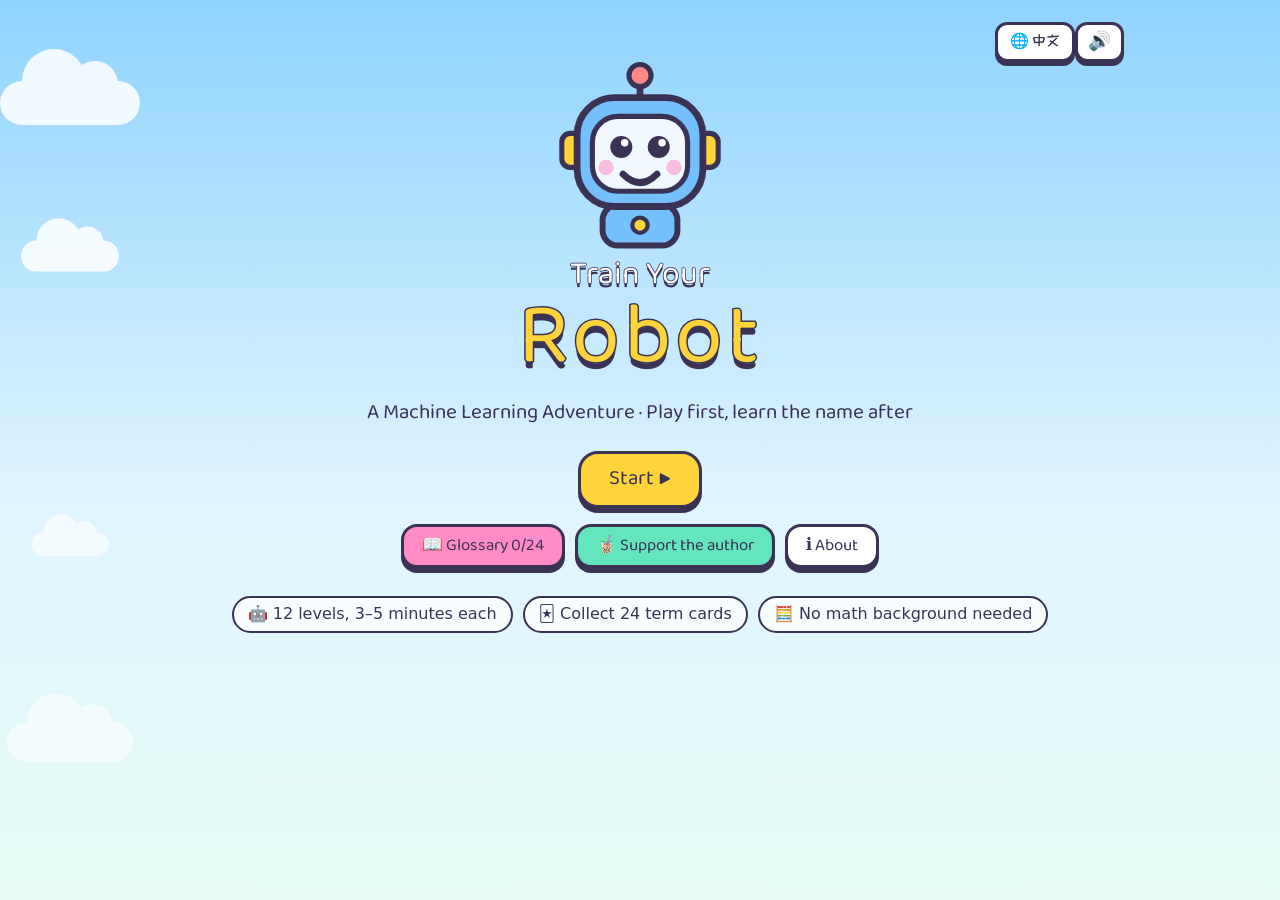
<file: index.html>
<!doctype html>
<html lang="en">
<head>
  <meta charset="utf-8">
  <meta name="viewport" content="width=device-width, initial-scale=1, viewport-fit=cover">
  <!-- 标题和 lang 会由 js/engine.js 按玩家选择的语言（默认英文）改写 -->
  <title>Train Your Robot · A Machine Learning Adventure</title>
  <meta name="description" content="Play first, learn the name after: 12 bite-sized levels that teach the core ideas and terms of machine learning. 中文 / English.">
  <meta name="theme-color" content="#8fd3ff">
  <link rel="icon" href="data:image/svg+xml,<svg xmlns='http://www.w3.org/2000/svg' viewBox='0 0 100 100'><text y='.9em' font-size='90'>🤖</text></svg>">
  <!-- 可爱字体：异步加载，加载失败（比如网络受限）时自动使用系统字体，不会卡住页面 -->
  <link rel="preconnect" href="https://fonts.googleapis.com">
  <link rel="preconnect" href="https://fonts.gstatic.com" crossorigin>
  <link rel="stylesheet" href="https://fonts.googleapis.com/css2?family=Baloo+2:wght@400;700&family=ZCOOL+KuaiLe&display=swap" media="print" onload="this.media='all'">
  <link rel="stylesheet" href="css/style.css">
</head>
<body>
  <div id="sky" aria-hidden="true">
    <div class="cloud c1"></div><div class="cloud c2"></div><div class="cloud c3"></div><div class="cloud c4"></div>
  </div>
  <main id="app"></main>
  <div id="modal-root"></div>

  <script src="js/config.js"></script>
  <script src="js/engine.js"></script>
  <script src="js/cards.js"></script>
  <script src="js/levels/01-labels.js"></script>
  <script src="js/levels/02-features.js"></script>
  <script src="js/levels/03-descent.js"></script>
  <script src="js/levels/04-learning-rate.js"></script>
  <script src="js/levels/05-fitting.js"></script>
  <script src="js/levels/06-exam.js"></script>
  <script src="js/levels/07-network.js"></script>
  <script src="js/levels/08-kmeans.js"></script>
  <script src="js/levels/09-spam.js"></script>
  <script src="js/levels/10-dirty-data.js"></script>
  <script src="js/levels/11-maze.js"></script>
  <script src="js/levels/12-next-word.js"></script>
  <script src="js/main.js"></script>
</body>
</html>
</file>
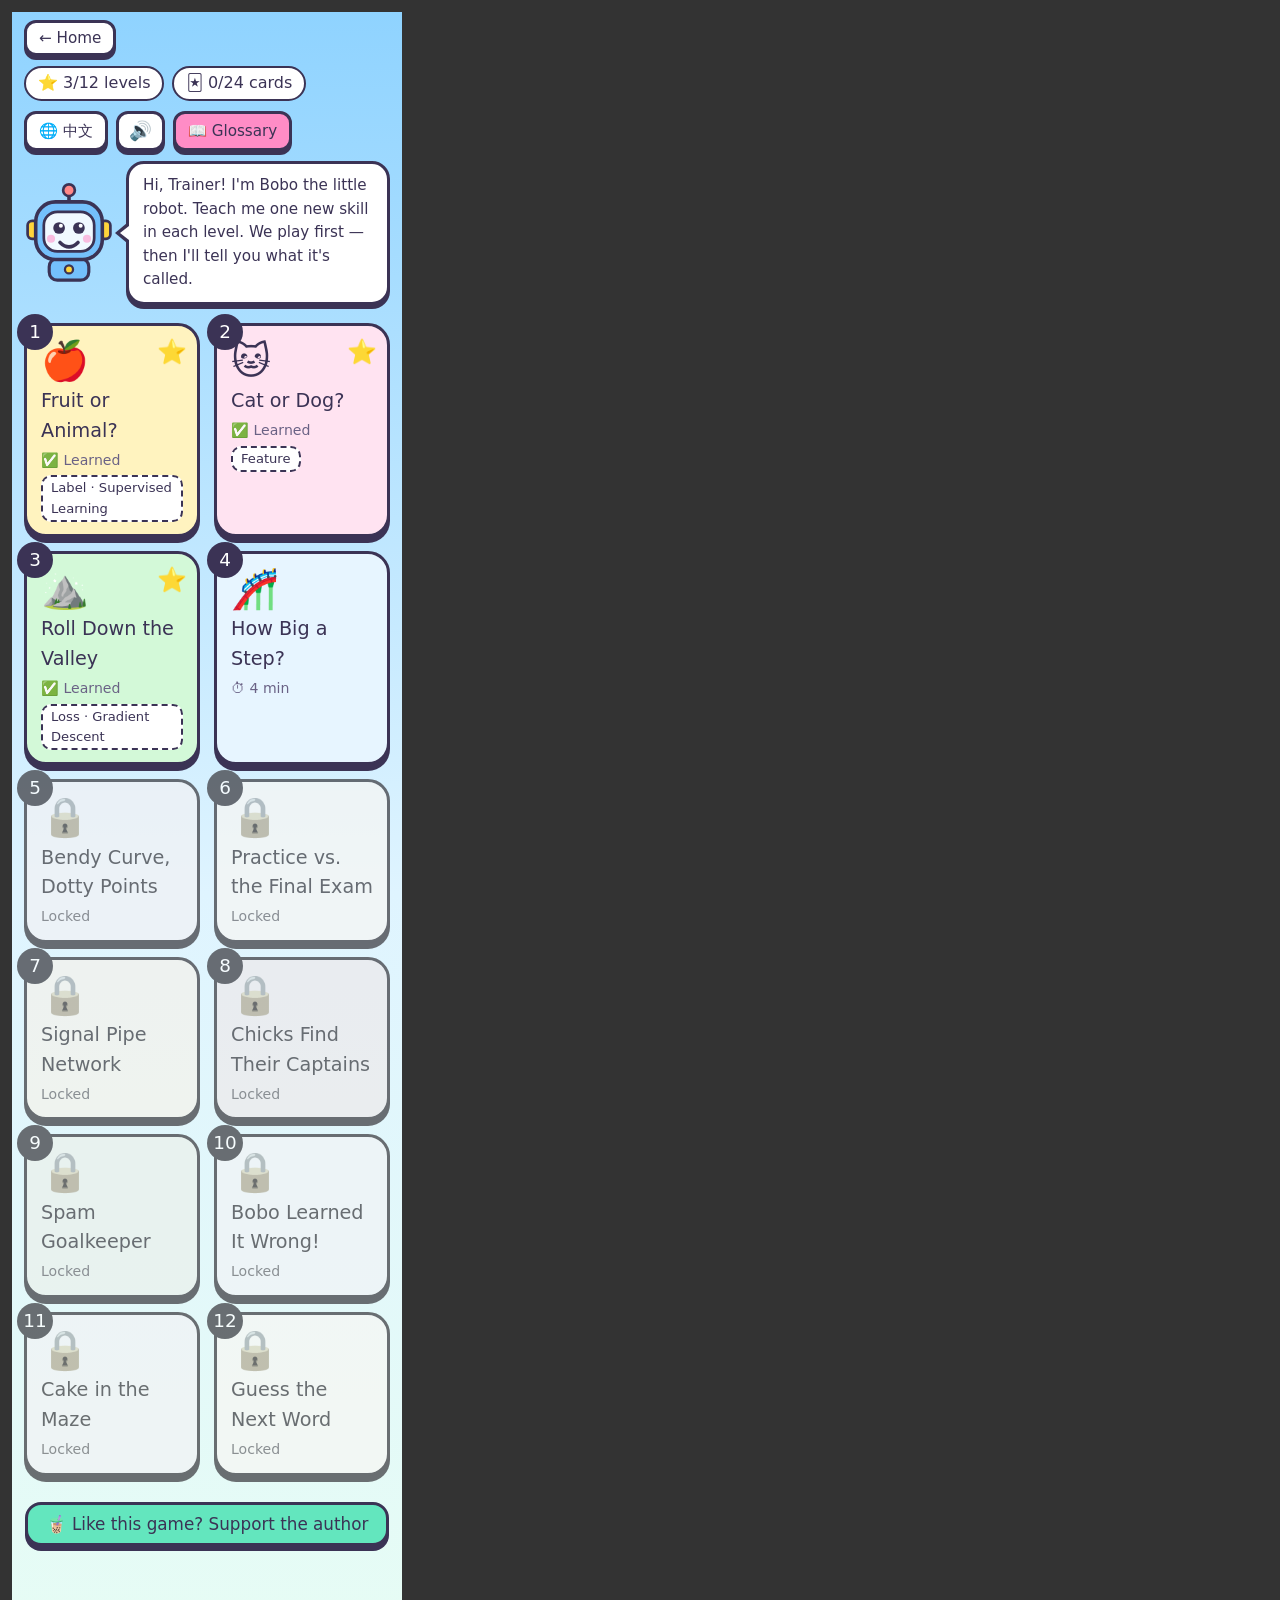
<file: tools/mobile.html>
<!doctype html><meta charset="utf-8"><title>手机预览</title>
<body style="margin:0;background:#333;display:flex;gap:12px;padding:12px">
<script>
  // 用 390px 宽的 iframe 模拟手机屏幕：?q=level=6
  const q = new URLSearchParams(location.search).get('q') || 'view=map';
  document.write('<iframe src="shot.html?' + q + '" style="width:390px;height:1600px;border:0;background:#fff"></iframe>');
</script>
</file>
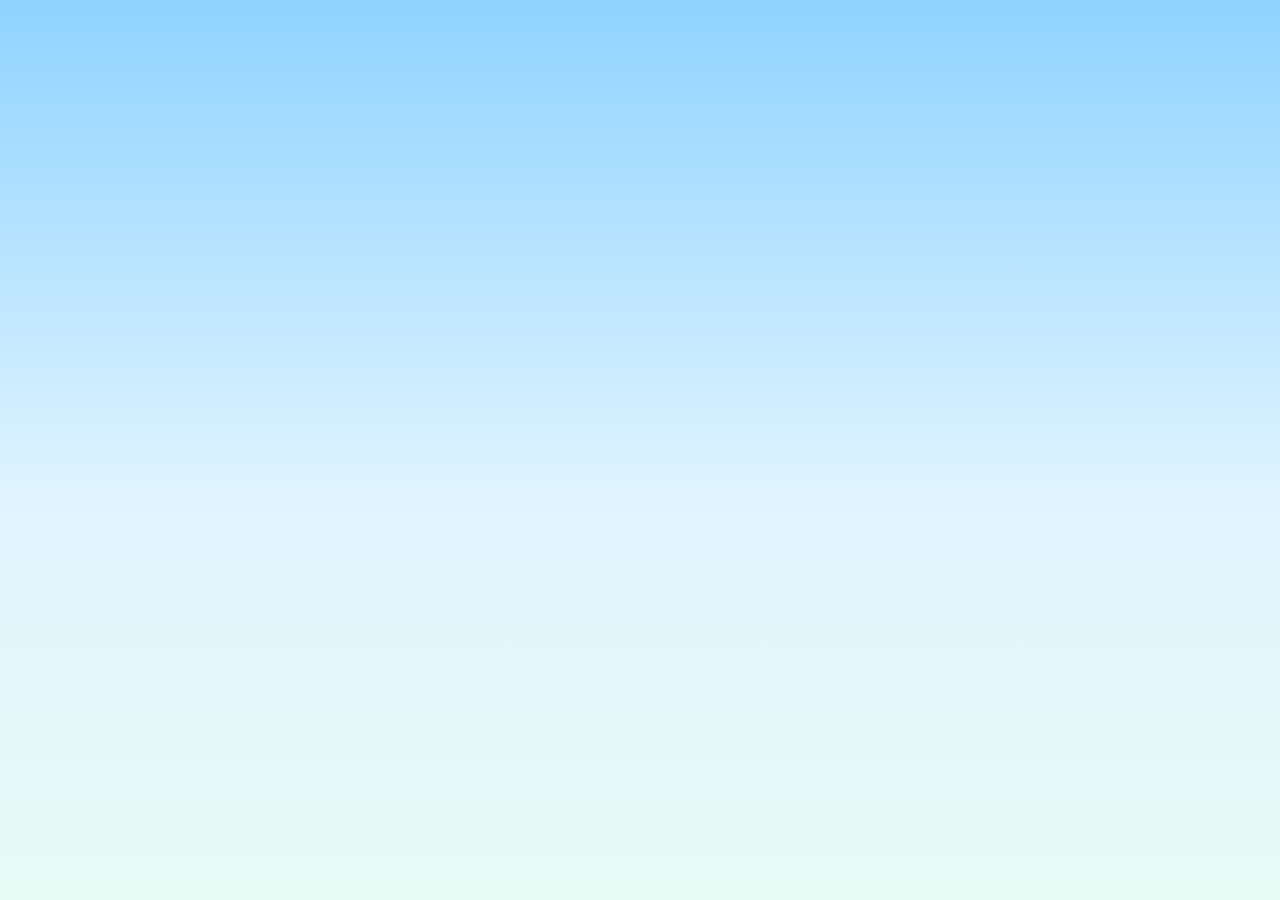
<file: tools/shot.html>
<!doctype html>
<html lang="zh-CN">
<head><meta charset="utf-8"><meta name="viewport" content="width=device-width, initial-scale=1"><title>截图</title><link rel="stylesheet" href="../css/style.css"></head>
<body>
<div id="sky"></div><main id="app"></main><div id="modal-root"></div>
<script src="../js/config.js"></script>
<script src="../js/engine.js"></script>
<script src="../js/cards.js"></script>
<script src="../js/levels/01-labels.js"></script>
<script src="../js/levels/02-features.js"></script>
<script src="../js/levels/03-descent.js"></script>
<script src="../js/levels/04-learning-rate.js"></script>
<script src="../js/levels/05-fitting.js"></script>
<script src="../js/levels/06-exam.js"></script>
<script src="../js/levels/07-network.js"></script>
<script src="../js/levels/08-kmeans.js"></script>
<script src="../js/levels/09-spam.js"></script>
<script src="../js/levels/10-dirty-data.js"></script>
<script src="../js/levels/11-maze.js"></script>
<script src="../js/levels/12-next-word.js"></script>
<script>
  // 截图辅助：?level=N 进入关卡并关掉开场卡；?view=map|reveal|card；&lang=zh|en 指定语言
  const p = new URLSearchParams(location.search);
  const n = +p.get('level');
  if (n) {
    G.startLevel(G.levels[n - 1]);
    const b = document.querySelector('.intro .btn');
    b && b.click();
    setTimeout(() => { document.getElementById('modal-root').innerHTML = ''; }, 300);
  } else if (p.get('view') === 'map') {
    G.state.done = { labels: true, features: true, descent: true }; G.showMap();
  } else if (p.get('view') === 'card') {
    G.state.cards = { gd: true, loss: true, label: true, supervised: true, feature: true }; G.showCollection();
    setTimeout(() => document.querySelector('.collection-grid .term-card').click(), 100);
  }
</script>
</body>
</html>
</file>
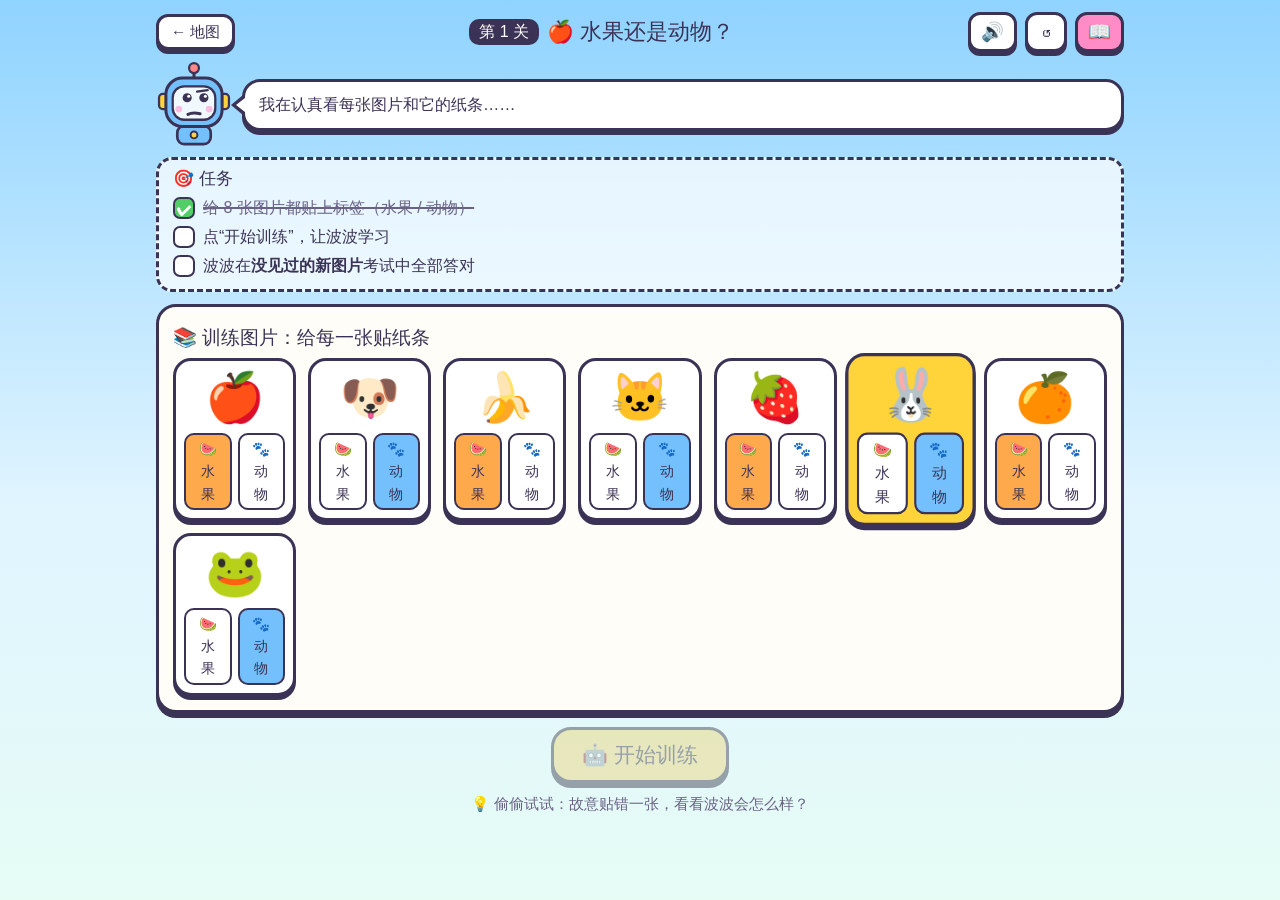
<file: tools/test.html>
<!doctype html>
<html lang="zh-CN">
<head><meta charset="utf-8"><title>自动测试</title><link rel="stylesheet" href="../css/style.css"></head>
<body>
<main id="app"></main><div id="modal-root"></div>
<pre id="log" style="position:relative;z-index:999;background:#fff"></pre>
<script>
  window.__errs = [];
  window.onerror = (m, s, l) => { window.__errs.push(m + ' @' + s + ':' + l); };
  window.addEventListener('unhandledrejection', (e) => window.__errs.push('promise: ' + (e.reason && e.reason.stack || e.reason)));
  try { localStorage.clear(); } catch (e) {}
  // 下面的测试按中文按钮文字查找元素，所以固定用中文界面（?lang=en 可以改测英文的加载/报错情况）
  if (!/[?&]lang=/.test(location.search)) history.replaceState(null, '', location.pathname + '?lang=zh');
</script>
<script src="../js/config.js"></script>
<script src="../js/engine.js"></script>
<script src="../js/cards.js"></script>
<script src="../js/levels/01-labels.js"></script>
<script src="../js/levels/02-features.js"></script>
<script src="../js/levels/03-descent.js"></script>
<script src="../js/levels/04-learning-rate.js"></script>
<script src="../js/levels/05-fitting.js"></script>
<script src="../js/levels/06-exam.js"></script>
<script src="../js/levels/07-network.js"></script>
<script src="../js/levels/08-kmeans.js"></script>
<script src="../js/levels/09-spam.js"></script>
<script src="../js/levels/10-dirty-data.js"></script>
<script src="../js/levels/11-maze.js"></script>
<script src="../js/levels/12-next-word.js"></script>
<script>
(async function () {
  const out = [];
  const log = (s) => out.push(s);
  const sleep = (ms) => new Promise((r) => setTimeout(r, ms));
  const $ = (s) => document.querySelector(s);
  const $$ = (s) => [...document.querySelectorAll(s)];
  const btn = (text) => $$('button').find((b) => b.textContent.includes(text));
  const closeIntro = () => { const b = btn('开始训练！'); b && b.click(); };
  const won = () => !!$('.winbar.show');
  const say = () => $('.bubble').textContent.slice(0, 80);
  const setRange = (input, v, change = true) => { input.value = v; input.dispatchEvent(new Event('input')); if (change) input.dispatchEvent(new Event('change')); };
  const lv = (n) => { G.startLevel(G.levels[n - 1]); closeIntro(); };

  try {
    G.showTitle(); log('title ok'); G.showMap(); log('map tiles: ' + $$('.map-tile').length);
    G.showCollection(); log('collection cards: ' + $$('.collection-grid .term-card').length);
    G.showDonate(); log('donate links: ' + $$('.donate-btn').map((a) => a.href).join(' | '));

    // L1
    lv(1);
    $$('.pic-card').forEach((c, i) => c.querySelectorAll('.label-btn')[[0, 1, 0, 1, 0, 1, 0, 1][i]].click());
    btn('开始训练').click(); await sleep(6000);
    log('L1 won=' + won() + ' | ' + say());
    // reveal + quiz
    btn('揭晓').click(); await sleep(50);
    log('  reveal terms: ' + $$('.reveal-term').map((e) => e.textContent).join(','));
    btn('小测验').click(); await sleep(50);
    log('  quiz opts: ' + $$('.quiz-opt').length);

    // L1 mislabeled
    lv(1);
    $$('.pic-card').forEach((c, i) => c.querySelectorAll('.label-btn')[[0, 1, 0, 1, 1, 1, 0, 1][i]].click());
    btn('开始训练').click(); await sleep(6000);
    log('L1 mislabel won=' + won() + ' | ' + say());

    // L2 combos
    const combos = [['耳朵', '鼻子'], ['鼻子', '体型'], ['耳朵', '颜色'], ['耳朵', '鼻子', '颜色'], ['耳朵', '鼻子', '尾巴'], ['耳朵', '鼻子', '体型'], ['耳朵', '体型']];
    for (const cb of combos) {
      lv(2);
      cb.forEach((k) => $$('.clue').find((b) => b.textContent.includes(k)).click());
      btn('让波波去分类').click(); await sleep(4000);
      log('L2 ' + cb.join('+') + ': ' + $$('.chip').map((c) => c.textContent).filter((t) => t.includes('分对')).join() + ' won=' + won());
    }

    // L3
    lv(3);
    const step = $('input[type=range]');
    setRange(step, 1.5);
    for (let i = 0; i < 3; i++) { btn('往右走').click(); await sleep(500); }
    log('L3 won=' + won() + ' | ' + say());

    // L4
    lv(4);
    const lr = $('input[type=range]');
    for (const v of [2.2, 1.8, 0.1, 0.7]) {
      setRange(lr, v); btn('滚').click(); await sleep(12000);
      log('L4 eta=' + v + ' -> ' + say() + ' checks=' + $$('.missions li.done').length);
    }
    log('L4 won=' + won());

    // L5
    lv(5);
    const deg = $('input[type=range]');
    const rows = [];
    for (let d = 0; d <= 11; d++) {
      setRange(deg, d);
      rows.push(d + ':' + $$('.bar-row span:last-child').map((s) => s.textContent).join('/') + ' ' + $('.stat-row .stat').textContent);
    }
    log('L5 errors (train/test):\n   ' + rows.join('\n   '));
    for (let d = 0; d <= 11; d++) { setRange(deg, d); btn('就选它了').click(); if (won()) { log('L5 won at degree ' + d); break; } }

    // L6
    lv(6);
    btn('开始考试').click(); await sleep(3000);
    log('L6 first exam: ' + say());
    $$('.exam-paper .q-card')[0].click(); $$('.exam-paper .q-card')[0].click();
    $$('.q-pool .q-card').find((b) => b.textContent.startsWith('4 只')).click();
    $$('.q-pool .q-card').find((b) => b.textContent.startsWith('7 只')).click();
    btn('开始考试').click(); await sleep(3000);
    log('L6 won=' + won() + ' | ' + $$('.score-big').map((e) => e.textContent).join(','));

    // L7 — set weights via simulated wire clicks
    lv(7);
    const hits = $$('.net-svg .hit');
    const target = [[1, 0, 0], [0, 0.6, 0], [0, 0, 1]];
    const wsl = $('.stage input[type=range]');
    for (let i = 0; i < 3; i++) for (let j = 0; j < 3; j++) {
      hits[i * 3 + j].dispatchEvent(new MouseEvent('click', { bubbles: true }));
      setRange(wsl, target[i][j]);
    }
    log('L7 won=' + won() + ' tabs: ' + $$('.animal-tab').map((b) => b.textContent).join(' '));

    // L8
    lv(8);
    btn('一直走到站稳').click(); await sleep(15000);
    log('L8 bunched start: won=' + won() + ' | ' + say() + ' | ' + $('.stat b').textContent);
    // 把卡在左上角的一个队长拖到下方鸡群，再自动走
    btn('队长回到起点').click(); await sleep(50);
    const cvs = $('.game-canvas'), rc = cvs.getBoundingClientRect();
    const at = (x, y) => ({ clientX: rc.left + x * rc.width / 640, clientY: rc.top + y * rc.height / 400, pointerId: 1, bubbles: true });
    cvs.dispatchEvent(new PointerEvent('pointerdown', at(150, 110)));
    cvs.dispatchEvent(new PointerEvent('pointermove', at(320, 320)));
    cvs.dispatchEvent(new PointerEvent('pointerup', at(320, 320)));
    btn('一直走到站稳').click(); await sleep(15000);
    log('L8 after drag: won=' + won() + ' | ' + say() + ' | ' + $('.stat b').textContent + ' | missions=' + $$('.missions li.done').length);

    // L9
    lv(9);
    const s9 = $('input[type=range]');
    for (const v of [10, 80, 42]) { setRange(s9, v); log('L9 s=' + v + ' -> ' + $$('.stat b').map((b) => b.textContent).join(' ')); }
    log('L9 won=' + won());

    // L10
    lv(10);
    btn('训练 + 考试').click(); await sleep(3000);
    log('L10 first: ' + $$('.chip').map((c) => c.textContent).join(' ') + ' | ' + say());
    const tcards = $$('.data-card');
    // 训练资料 15 张：扔掉脏的(下标 2,6,8,11,14)；补充箱：加入 0,1 (🍏苹果, 🍋柠檬)
    [2, 6, 8, 11, 14].forEach((i) => tcards[i].click());
    let ec = $$('.data-card'); ec[15].click(); ec = $$('.data-card'); ec[16].click();
    btn('训练 + 考试').click(); await sleep(3000);
    log('L10 cleaned: won=' + won() + ' | ' + say());

    // L11
    lv(11);
    btn('训练 20 回合').click(); await sleep(1500);
    btn('考试').click(); await sleep(8000);
    log('L11 goal=0: ' + say());
    const s11 = $('input[type=range]');
    setRange(s11, 100);
    let ok11 = false;
    for (let k = 1; k <= 10 && !ok11; k++) {
      btn('训练 20 回合').click(); await sleep(1500);
      btn('考试').click(); await sleep(8000);
      ok11 = won();
      log('L11 goal=100 after ' + k * 20 + ' eps: won=' + ok11 + ' | ' + $('.log').firstChild.textContent);
    }

    // L12
    lv(12);
    for (let r = 0; r < 5; r++) {
      $$('.choice-row .btn')[0].click(); await sleep(30);
      (btn('下一句') || btn('完成！')).click(); await sleep(30);
    }
    const t12 = $$('.stage input[type=range]').pop();
    setRange(t12, 0.2); btn('写一个故事').click(); await sleep(50);
    log('L12 low story: ' + $('.story-out').textContent);
    setRange(t12, 2.5); btn('写一个故事').click(); await sleep(2000);
    log('L12 high story: ' + $('.story-out').textContent + ' won=' + won());

    G.showMap(); log('done levels: ' + $$('.map-tile.done').length);
  } catch (e) {
    log('EXCEPTION: ' + e.stack);
  }
  log('ERRORS: ' + JSON.stringify(window.__errs));
  document.getElementById('app').innerHTML = '';
  document.getElementById('log').textContent = out.join('\n');
  document.title = 'DONE';
})();
</script>
</body>
</html>
</file>
<file: css/style.css>
/* ===================================================================
 *  训练你的小机器人 —— 卡通彩色风格
 * =================================================================== */
:root {
  --ink: #3b3355;
  --ink-soft: #6a6285;
  --paper: #fffdf7;
  --sky1: #8fd3ff;
  --sky2: #dff4ff;
  --yellow: #ffd43b; --yellow-l: #fff3bf;
  --pink: #ff8cc6;   --pink-l: #ffe3f1;
  --mint: #63e6be;   --mint-l: #d3f9d8;
  --blue: #74c0fc;   --blue-l: #e7f5ff;
  --purple: #b197fc; --purple-l: #f3f0ff;
  --orange: #ffa94d; --orange-l: #fff4e6;
  --red: #ff8787;    --red-l: #fff0f0;
  --green: #51cf66;
  --radius: 20px;
  --shadow: 0 5px 0 var(--ink);
  --font-fun: "ZCOOL KuaiLe", "Baloo 2", "PingFang SC", "Hiragino Sans GB", "Microsoft YaHei", "Noto Sans SC", sans-serif;
  --font-body: "PingFang SC", "Hiragino Sans GB", "Microsoft YaHei", "Noto Sans SC", "Segoe UI", sans-serif;
}
/* 英文界面：圆润的拉丁字体优先（ZCOOL KuaiLe 的英文字母不太好看） */
html[lang="en"] {
  --font-fun: "Baloo 2", "ZCOOL KuaiLe", "Segoe UI", system-ui, sans-serif;
  --font-body: "Segoe UI", system-ui, -apple-system, Roboto, "Helvetica Neue", Arial, sans-serif;
}

* { box-sizing: border-box; }
html { -webkit-text-size-adjust: 100%; }
body {
  margin: 0;
  min-height: 100vh;
  color: var(--ink);
  font-family: var(--font-body);
  font-size: 16px;
  line-height: 1.55;
  background: linear-gradient(180deg, var(--sky1) 0%, var(--sky2) 55%, #e6fcf5 100%) fixed;
  overflow-x: hidden;
}
h1, h2, h3, .btn, .fun { font-family: var(--font-fun); font-weight: 400; }
h2 { font-size: 1.6rem; margin: .3em 0 .5em; }
b { font-weight: 700; }
code { background: var(--purple-l); padding: 1px 6px; border-radius: 6px; font-size: .92em; }
.muted { color: var(--ink-soft); }
.small { font-size: .88rem; }
.center { text-align: center; }
.hidden { display: none !important; }

/* ---------- 天空背景 ---------- */
#sky { position: fixed; inset: 0; pointer-events: none; z-index: 0; overflow: hidden; }
.cloud {
  position: absolute; background: #fff; border-radius: 100px; opacity: .85;
  width: 140px; height: 44px; animation: drift linear infinite;
}
.cloud::before, .cloud::after { content: ""; position: absolute; background: #fff; border-radius: 50%; }
.cloud::before { width: 64px; height: 64px; top: -32px; left: 22px; }
.cloud::after { width: 46px; height: 46px; top: -20px; left: 72px; }
.cloud.c1 { top: 9%; animation-duration: 70s; animation-delay: -20s; }
.cloud.c2 { top: 26%; transform: scale(.7); animation-duration: 95s; animation-delay: -60s; }
.cloud.c3 { top: 58%; transform: scale(.55); animation-duration: 120s; animation-delay: -10s; opacity: .6; }
.cloud.c4 { top: 80%; transform: scale(.9); animation-duration: 85s; animation-delay: -45s; opacity: .55; }
@keyframes drift { from { left: -200px; } to { left: 110%; } }

#app { position: relative; z-index: 1; max-width: 1000px; margin: 0 auto; padding: 12px 16px 40px; }

/* ---------- 按钮 ---------- */
.btn {
  --bg: #fff; --bg-d: #e9ecef;
  display: inline-flex; align-items: center; justify-content: center; gap: 6px;
  font-size: 1.05rem; color: var(--ink); text-decoration: none;
  background: var(--bg); border: 3px solid var(--ink); border-radius: 16px;
  padding: 9px 18px; box-shadow: var(--shadow); cursor: pointer;
  transition: transform .08s, box-shadow .08s, filter .15s; user-select: none;
  -webkit-tap-highlight-color: transparent; line-height: 1.2;
}
.btn:hover { filter: brightness(1.05); }
.btn:active { transform: translateY(4px); box-shadow: 0 1px 0 var(--ink); }
.btn:disabled { opacity: .45; cursor: not-allowed; transform: none; box-shadow: var(--shadow); filter: grayscale(.4); }
.btn:focus-visible, .quiz-opt:focus-visible, .map-tile:focus-visible { outline: 4px solid #fff; outline-offset: 2px; }
.btn-big { font-size: 1.3rem; padding: 13px 28px; border-radius: 20px; }
.btn-small { font-size: .95rem; padding: 6px 12px; border-radius: 12px; box-shadow: 0 4px 0 var(--ink); }
.btn-icon { font-size: 1.15rem; padding: 6px 10px; border-radius: 12px; box-shadow: 0 4px 0 var(--ink); min-width: 42px; }
.btn-yellow { --bg: var(--yellow); }
.btn-pink { --bg: var(--pink); }
.btn-mint { --bg: var(--mint); }
.btn-blue { --bg: var(--blue); }
.btn-purple { --bg: var(--purple); }
.btn-orange { --bg: var(--orange); }
.btn-red { --bg: var(--red); }
.btn-white { --bg: #fff; }
.btn.on { --bg: var(--yellow); }
.btn-row { display: flex; flex-wrap: wrap; gap: 12px; justify-content: center; margin-top: 16px; }
.pulse { animation: pulse 1.2s ease-in-out infinite; }
@keyframes pulse { 50% { transform: scale(1.05); } }

/* ---------- 通用面板 ---------- */
.panel {
  background: var(--paper); border: 3px solid var(--ink); border-radius: var(--radius);
  box-shadow: var(--shadow); padding: 14px;
}
.chip {
  display: inline-block; background: #fff; border: 2.5px solid var(--ink); border-radius: 999px;
  padding: 3px 12px; font-family: var(--font-fun); font-size: 1rem;
}
.big-emoji { font-size: 4rem; line-height: 1.1; }

/* ---------- 标题页 ---------- */
.title-screen { text-align: center; padding-top: 10px; }
.title-top { display: flex; justify-content: flex-end; }
.title-robot { width: 170px; margin: 0 auto; }
.bob { animation: bob 2.4s ease-in-out infinite; }
@keyframes bob { 50% { transform: translateY(-10px) rotate(-2deg); } }
.game-title { margin: 6px 0 4px; line-height: 1.05; }
.game-title span { display: block; }
.t-small { font-size: 2rem; color: #fff; -webkit-text-stroke: 1.5px var(--ink); paint-order: stroke fill; text-shadow: 0 4px 0 var(--ink); }
.t-big {
  font-size: clamp(3rem, 12vw, 5.4rem); color: var(--yellow); letter-spacing: 4px;
  -webkit-text-stroke: 3px var(--ink); paint-order: stroke fill; text-shadow: 0 7px 0 var(--ink);
}
.subtitle { font-family: var(--font-fun); font-size: 1.3rem; margin: 14px 0 22px; }
.title-buttons { display: flex; flex-direction: column; align-items: center; gap: 16px; }
.row-buttons { display: flex; flex-wrap: wrap; gap: 10px; justify-content: center; }
.title-points { list-style: none; padding: 0; margin: 28px auto 0; display: flex; flex-wrap: wrap; gap: 10px; justify-content: center; }
.title-points li { background: rgba(255,255,255,.75); border: 2.5px solid var(--ink); border-radius: 999px; padding: 4px 14px; }

/* ---------- 顶栏 ---------- */
.topbar { display: flex; align-items: center; gap: 10px; justify-content: space-between; flex-wrap: wrap; margin-bottom: 10px; }
.topbar-right { display: flex; gap: 8px; }
.level-title { font-family: var(--font-fun); font-size: 1.35rem; display: flex; align-items: center; gap: 8px; flex: 1; justify-content: center; text-align: center; min-width: 0; }
.lv-num { background: var(--ink); color: #fff; border-radius: 10px; padding: 1px 10px; font-size: 1rem; white-space: nowrap; }
.map-progress { display: flex; gap: 8px; }

/* ---------- 地图 ---------- */
.map-head { display: flex; align-items: center; gap: 12px; margin: 8px 0 18px; }
.map-robot { width: 90px; flex: none; }
.map-grid { display: grid; grid-template-columns: repeat(auto-fill, minmax(210px, 1fr)); gap: 16px; }
.map-tile {
  --bg: #fff; position: relative; text-align: left; font: inherit; color: var(--ink);
  background: var(--bg); border: 3px solid var(--ink); border-radius: 22px; box-shadow: 0 6px 0 var(--ink);
  padding: 14px 14px 12px; cursor: pointer; display: flex; flex-direction: column; gap: 4px;
  transition: transform .12s; min-height: 150px;
}
.map-tile:hover { transform: translateY(-3px) rotate(-.6deg); }
.map-tile:active { transform: translateY(3px); box-shadow: 0 2px 0 var(--ink); }
.tile-yellow { --bg: var(--yellow-l); } .tile-pink { --bg: var(--pink-l); } .tile-mint { --bg: var(--mint-l); }
.tile-blue { --bg: var(--blue-l); } .tile-purple { --bg: var(--purple-l); } .tile-orange { --bg: var(--orange-l); }
.tile-num {
  position: absolute; top: -12px; left: -10px; width: 36px; height: 36px; border-radius: 50%;
  background: var(--ink); color: #fff; display: grid; place-items: center; font-family: var(--font-fun); font-size: 1.15rem;
}
.tile-icon { font-size: 2.4rem; line-height: 1.1; }
.tile-title { font-family: var(--font-fun); font-size: 1.2rem; }
.tile-status { font-size: .88rem; color: var(--ink-soft); }
.tile-terms { font-size: .82rem; background: #fff; border: 2px dashed var(--ink); border-radius: 10px; padding: 1px 8px; align-self: flex-start; }
.map-tile.done::after { content: "⭐"; position: absolute; top: 8px; right: 10px; font-size: 1.5rem; }
.map-tile.locked { filter: grayscale(.85); opacity: .72; }
.map-foot { display: flex; gap: 12px; justify-content: center; flex-wrap: wrap; margin-top: 26px; }

/* ---------- 对话气泡 / 机器人 ---------- */
.robot-row { display: flex; align-items: center; gap: 10px; margin-bottom: 10px; }
.robot-mini { width: 76px; flex: none; }
.robot-svg { width: 100%; height: auto; display: block; }
.robot-svg .antenna { animation: blink 1.6s ease-in-out infinite; transform-origin: 50px 8px; }
@keyframes blink { 50% { fill: #ffd43b; } }
.bubble {
  position: relative; flex: 1; background: #fff; border: 3px solid var(--ink); border-radius: 18px;
  padding: 10px 14px; font-size: 1.02rem; box-shadow: 0 4px 0 var(--ink); min-height: 52px;
}
.bubble::before {
  content: ""; position: absolute; left: -14px; top: 50%; margin-top: -10px;
  border: 10px solid transparent; border-right: 12px solid var(--ink); border-left: 0;
}
.bubble::after {
  content: ""; position: absolute; left: -9px; top: 50%; margin-top: -7px;
  border: 7px solid transparent; border-right: 9px solid #fff; border-left: 0;
}
.bubble.pop { animation: popin .28s ease-out; }
@keyframes popin { from { transform: scale(.94); opacity: .4; } }

/* ---------- 任务 ---------- */
.mission-box { background: rgba(255,255,255,.7); border: 3px dashed var(--ink); border-radius: 16px; padding: 6px 14px 8px; margin-bottom: 12px; }
.mission-head { font-family: var(--font-fun); font-size: 1.05rem; }
.missions { margin: 2px 0 0; padding: 0; list-style: none; counter-reset: m; }
.missions li { display: flex; align-items: flex-start; gap: 8px; padding: 2px 0; }
.missions .tick {
  flex: none; width: 22px; height: 22px; margin-top: 1px; border: 2.5px solid var(--ink); border-radius: 7px; background: #fff;
  display: grid; place-items: center; font-size: .9rem; color: #fff; font-weight: 700;
}
.missions li.done .tick { background: var(--green); animation: popin .3s; }
.missions li.done > span:last-child { text-decoration: line-through; text-decoration-thickness: 2px; color: var(--ink-soft); }

/* ---------- 舞台 ---------- */
.stage { display: flex; flex-direction: column; gap: 14px; }
.game-canvas {
  width: 100%; height: auto; display: block; margin: 0 auto; background: #fff;
  border: 3px solid var(--ink); border-radius: var(--radius); box-shadow: var(--shadow); touch-action: none;
}
.controls { display: flex; flex-wrap: wrap; gap: 12px; align-items: center; justify-content: center; }
.slider { display: flex; flex-direction: column; gap: 4px; min-width: 220px; flex: 1; max-width: 420px; }
.slider-label { font-family: var(--font-fun); font-size: 1.08rem; }
.slider-val { background: var(--yellow); border: 2px solid var(--ink); border-radius: 8px; padding: 0 8px; font-weight: 400; font-family: var(--font-fun); }
input[type=range] { -webkit-appearance: none; appearance: none; width: 100%; height: 34px; background: transparent; cursor: pointer; }
input[type=range]::-webkit-slider-runnable-track { height: 14px; border-radius: 10px; background: linear-gradient(90deg, var(--mint), var(--yellow), var(--pink)); border: 2.5px solid var(--ink); }
input[type=range]::-moz-range-track { height: 10px; border-radius: 10px; background: linear-gradient(90deg, var(--mint), var(--yellow), var(--pink)); border: 2.5px solid var(--ink); }
input[type=range]::-webkit-slider-thumb { -webkit-appearance: none; width: 30px; height: 30px; margin-top: -10px; border-radius: 50%; background: #fff; border: 3px solid var(--ink); box-shadow: 0 3px 0 var(--ink); }
input[type=range]::-moz-range-thumb { width: 26px; height: 26px; border-radius: 50%; background: #fff; border: 3px solid var(--ink); box-shadow: 0 3px 0 var(--ink); }
input[type=range]:disabled { opacity: .4; cursor: not-allowed; }
input[type=range]:focus-visible { outline: 3px solid var(--purple); border-radius: 10px; }

.stat-row { display: flex; flex-wrap: wrap; gap: 10px; justify-content: center; }
.stat {
  background: #fff; border: 3px solid var(--ink); border-radius: 14px; padding: 6px 14px; text-align: center;
  font-family: var(--font-fun); font-size: 1.05rem; min-width: 120px;
}
.stat b { display: block; font-size: 1.5rem; font-weight: 400; }
.stat.good { background: var(--mint-l); } .stat.bad { background: var(--red-l); }
.section-title { font-family: var(--font-fun); font-size: 1.2rem; margin: 2px 0 6px; }
.hint-line { text-align: center; color: var(--ink-soft); font-size: .92rem; margin: -4px 0 0; }

/* ---------- 胜利条 ---------- */
.winbar { position: sticky; bottom: 12px; z-index: 5; display: none; margin-top: 16px; }
.winbar.show { display: block; animation: rise .4s ease-out; }
.winbar-inner {
  display: flex; align-items: center; justify-content: center; gap: 14px; flex-wrap: wrap;
  background: var(--mint); border: 3px solid var(--ink); border-radius: 22px; padding: 12px; box-shadow: 0 6px 0 var(--ink);
}
.win-text { font-family: var(--font-fun); font-size: 1.5rem; }
@keyframes rise { from { transform: translateY(40px); opacity: 0; } }

/* ---------- 弹窗 ---------- */
#modal-root { position: relative; z-index: 50; }
.modal-back {
  position: fixed; inset: 0; background: rgba(59, 51, 85, .45); display: flex; align-items: center; justify-content: center;
  padding: 16px; animation: fade .18s; z-index: 50;
}
.modal-back.closing { opacity: 0; transition: opacity .15s; }
@keyframes fade { from { opacity: 0; } }
.modal {
  position: relative; background: var(--paper); border: 4px solid var(--ink); border-radius: 26px; box-shadow: 0 8px 0 var(--ink);
  width: 100%; max-width: 520px; max-height: calc(100vh - 32px); overflow-y: auto; padding: 22px 22px 24px; animation: zoom .25s ease-out;
}
.modal.wide { max-width: 860px; }
@keyframes zoom { from { transform: scale(.85); opacity: 0; } }
.modal-x {
  position: sticky; float: right; top: 0; margin: -8px -8px 0 0; width: 40px; height: 40px; border-radius: 50%;
  border: 3px solid var(--ink); background: #fff; font-size: 1.1rem; cursor: pointer; z-index: 2; color: var(--ink);
}
.intro { text-align: center; }
.intro-num { display: inline-block; background: var(--ink); color: #fff; border-radius: 10px; padding: 2px 12px; font-family: var(--font-fun); }
.intro-story { font-size: 1.08rem; text-align: left; background: var(--blue-l); border-radius: 16px; padding: 12px 14px; border: 2.5px solid var(--ink); }
.intro-skill { font-size: 1.05rem; }

/* ---------- 揭晓 ---------- */
.reveal { text-align: center; }
.reveal-pre { font-family: var(--font-fun); font-size: 1.5rem; margin: 4px 0 6px; }
.reveal-terms { display: flex; gap: 12px; justify-content: center; flex-wrap: wrap; margin-bottom: 12px; }
.reveal-term {
  font-family: var(--font-fun); font-size: clamp(2rem, 7vw, 3rem); color: var(--yellow); padding: 0 6px;
  -webkit-text-stroke: 2px var(--ink); paint-order: stroke fill; text-shadow: 0 5px 0 var(--ink);
  animation: stamp .5s cubic-bezier(.2, 1.6, .5, 1) both;
}
@keyframes stamp { from { transform: scale(2.4) rotate(-8deg); opacity: 0; } }
.reveal-text { text-align: left; background: var(--yellow-l); border: 2.5px solid var(--ink); border-radius: 16px; padding: 10px 16px; font-size: 1.05rem; }
.reveal-text p { margin: .4em 0; }
.reveal-got { font-family: var(--font-fun); font-size: 1.15rem; margin: 14px 0 8px; }
.reveal-cards { display: flex; flex-wrap: wrap; gap: 14px; justify-content: center; }

/* ---------- 术语卡 ---------- */
.term-card {
  --c: var(--blue); --cl: var(--blue-l);
  position: relative; background: #fff; border: 3px solid var(--ink); border-radius: 20px; box-shadow: 0 5px 0 var(--ink);
  overflow: hidden; text-align: left; width: 100%;
}
.term-card.mini { width: 230px; cursor: pointer; transition: transform .15s; animation: cardin .45s ease-out both; }
.term-card.mini:hover { transform: translateY(-4px) rotate(1deg); }
@keyframes cardin { from { transform: rotateY(90deg); } }
.c-yellow { --c: var(--yellow); --cl: var(--yellow-l); } .c-pink { --c: var(--pink); --cl: var(--pink-l); }
.c-mint { --c: var(--mint); --cl: var(--mint-l); } .c-blue { --c: var(--blue); --cl: var(--blue-l); }
.c-purple { --c: var(--purple); --cl: var(--purple-l); } .c-orange { --c: var(--orange); --cl: var(--orange-l); }
.c-red { --c: var(--red); --cl: var(--red-l); }
.tc-head { background: var(--c); display: flex; align-items: center; gap: 10px; padding: 10px 12px; border-bottom: 3px solid var(--ink); }
.tc-emoji { font-size: 2.1rem; width: 52px; height: 52px; display: grid; place-items: center; background: #fff; border: 2.5px solid var(--ink); border-radius: 14px; flex: none; }
.tc-name { font-family: var(--font-fun); font-size: 1.45rem; line-height: 1.15; }
.tc-en { font-size: .82rem; opacity: .85; }
.tc-body { padding: 8px 14px 10px; background: var(--cl); }
.tc-body p { margin: .35em 0; }
.term-card.mini .tc-body { font-size: .9rem; }
.new-badge {
  position: absolute; top: 6px; right: 6px; background: var(--red); color: #fff; font-family: var(--font-fun);
  border: 2px solid var(--ink); border-radius: 8px; padding: 0 6px; font-size: .8rem; z-index: 1; transform: rotate(8deg);
}
.term-card.locked { cursor: default; background: repeating-linear-gradient(45deg, #f1f3f5, #f1f3f5 10px, #e9ecef 10px, #e9ecef 20px); min-height: 150px; display: flex; flex-direction: column; align-items: center; justify-content: center; }
.term-card.locked:hover { transform: none; }
.locked-q { font-family: var(--font-fun); font-size: 3rem; color: #adb5bd; -webkit-text-stroke: 2px var(--ink); }
.locked-hint { font-size: .85rem; color: var(--ink-soft); }
.collection h2 { margin-top: 0; }
.collection-grid { display: grid; grid-template-columns: repeat(auto-fill, minmax(200px, 1fr)); gap: 14px; margin-top: 10px; }
.collection-grid .term-card.mini { width: auto; }
.card-detail .term-card { font-size: 1.05rem; }
.deep { margin-top: 14px; border: 3px dashed var(--ink); border-radius: 16px; background: #fff; }
.deep summary { cursor: pointer; padding: 10px 14px; font-family: var(--font-fun); font-size: 1.1rem; }
.deep-body { padding: 0 16px 10px; }
.formula { background: var(--purple-l); border-radius: 10px; padding: 8px 12px; font-family: "Cambria Math", "Times New Roman", serif; font-size: 1.1rem; text-align: center; overflow-x: auto; }

/* ---------- 小测验 ---------- */
.quiz-tag { display: inline-block; background: var(--purple); border: 2.5px solid var(--ink); border-radius: 10px; padding: 2px 12px; font-family: var(--font-fun); }
.quiz-q { font-family: var(--font-body); font-weight: 700; font-size: 1.2rem; line-height: 1.5; }
.quiz-opts { display: grid; gap: 10px; }
.quiz-opt {
  font: inherit; text-align: left; color: var(--ink); background: #fff; border: 3px solid var(--ink); border-radius: 16px;
  padding: 10px 14px; box-shadow: 0 4px 0 var(--ink); cursor: pointer; font-size: 1.02rem;
}
.quiz-opt:hover:not(:disabled) { background: var(--blue-l); }
.quiz-opt.right { background: var(--mint); animation: popin .3s; }
.quiz-opt.wrong { background: var(--red-l); text-decoration: line-through; animation: shake .35s; opacity: .7; }
@keyframes shake { 25% { transform: translateX(-6px); } 75% { transform: translateX(6px); } }
.quiz-fb { margin-top: 12px; border-radius: 14px; padding: 0; }
.quiz-fb.right, .quiz-fb.wrong { padding: 10px 14px; border: 2.5px solid var(--ink); }
.quiz-fb.right { background: var(--mint-l); } .quiz-fb.wrong { background: var(--red-l); }

/* ---------- 打赏 / 证书 ---------- */
.donate-robot { width: 110px; margin: 0 auto; }
.donate-buttons { display: flex; flex-wrap: wrap; gap: 14px; justify-content: center; margin: 16px 0; }
.donate-btn { min-width: 200px; }
.donate-btn .d-ico { font-size: 1.8rem; }
.donate-btn span { display: flex; flex-direction: column; align-items: flex-start; }
.donate-btn small { font-family: var(--font-body); font-size: .78rem; }
.cert-wrap { text-align: center; }
.certificate {
  position: relative; background: linear-gradient(135deg, #fffbe6, #fff); border: 6px double var(--ink); border-radius: 22px;
  padding: 28px 22px 18px; margin: 4px auto 12px; max-width: 640px; outline: 3px dashed var(--orange); outline-offset: -16px;
}
.cert-ribbon { font-size: 3rem; line-height: 1; }
.cert-title { font-family: var(--font-fun); font-size: clamp(1.6rem, 6vw, 2.4rem); color: var(--orange); -webkit-text-stroke: 1.5px var(--ink); paint-order: stroke fill; }
.cert-sub { font-family: var(--font-fun); font-size: 1.3rem; letter-spacing: 6px; margin-bottom: 8px; }
.cert-name { font-family: var(--font-fun); font-size: 1.7rem; border-bottom: 3px solid var(--ink); padding: 0 12px; color: var(--purple); -webkit-text-stroke: .8px var(--ink); }
.cert-terms { display: flex; flex-wrap: wrap; gap: 6px; justify-content: center; margin: 8px 0 14px; }
.cert-terms span { background: var(--yellow-l); border: 2px solid var(--ink); border-radius: 999px; padding: 0 10px; font-size: .88rem; }
.cert-foot { display: flex; align-items: center; justify-content: space-between; gap: 10px; font-family: var(--font-fun); }
.cert-seal { width: 64px; transform: rotate(10deg); }
.cert-label { font-family: var(--font-fun); font-size: 1.1rem; }
.cert-name-input { font: inherit; font-size: 1.05rem; border: 3px solid var(--ink); border-radius: 12px; padding: 6px 10px; width: 200px; max-width: 70vw; }
.about ul { padding-left: 1.3em; }

/* ---------- 特效 ---------- */
.confetti-layer { position: fixed; inset: 0; pointer-events: none; z-index: 100; overflow: hidden; }
.confetti { position: absolute; top: -20px; width: 10px; height: 16px; border: 1.5px solid var(--ink); animation: fall linear forwards; }
@keyframes fall { to { top: 110vh; transform: rotate(720deg) translateX(40px); } }
.toast {
  position: fixed; left: 50%; bottom: 30px; transform: translateX(-50%); z-index: 120; background: var(--ink); color: #fff;
  border-radius: 14px; padding: 10px 18px; font-family: var(--font-fun); font-size: 1.05rem; animation: rise .25s; max-width: 90vw; text-align: center;
}
.toast.out { opacity: 0; transition: opacity .4s; }

/* ===================================================================
 *  各关卡专用样式
 * =================================================================== */
/* 通用：小图卡 */
.tile-grid { display: grid; grid-template-columns: repeat(auto-fill, minmax(118px, 1fr)); gap: 12px; }
.pic-card {
  background: #fff; border: 3px solid var(--ink); border-radius: 18px; box-shadow: 0 4px 0 var(--ink);
  padding: 8px; text-align: center; transition: transform .15s, background .2s; position: relative;
}
.pic-card .pic { font-size: 3rem; line-height: 1.2; }
.pic-card.glow { background: var(--yellow); transform: scale(1.06); }
.pic-card.right { background: var(--mint-l); }
.pic-card.wrong { background: var(--red-l); animation: shake .35s; }
.pic-card .verdict { position: absolute; top: -10px; right: -8px; font-size: 1.4rem; }
.label-btns { display: flex; gap: 6px; justify-content: center; margin-top: 6px; }
.label-btn { font: inherit; font-size: .9rem; border: 2.5px solid var(--ink); border-radius: 10px; padding: 3px 8px; background: #fff; cursor: pointer; color: var(--ink); }
.label-btn.sel-fruit { background: var(--orange); }
.label-btn.sel-animal { background: var(--blue); }
.robot-says { font-size: .85rem; margin-top: 4px; color: var(--ink-soft); min-height: 1.2em; }

/* 第2关：猫狗 */
.critter-card { padding: 4px 4px 6px; }
.critter-card svg { width: 100%; height: auto; display: block; }
.critter-tag { display: inline-block; font-family: var(--font-fun); border: 2px solid var(--ink); border-radius: 8px; padding: 0 8px; font-size: .95rem; }
.tag-cat { background: var(--orange); } .tag-dog { background: var(--blue); } .tag-unk { background: #e9ecef; }
.clue-list { display: flex; flex-wrap: wrap; gap: 10px; justify-content: center; }
.clue { font: inherit; font-family: var(--font-fun); font-size: 1.1rem; background: #fff; border: 3px solid var(--ink); border-radius: 14px; padding: 8px 14px; box-shadow: 0 4px 0 var(--ink); cursor: pointer; color: var(--ink); }
.clue.on { background: var(--pink); transform: translateY(2px); box-shadow: 0 2px 0 var(--ink); }
.robot-view { font-size: .78rem; color: var(--ink-soft); line-height: 1.3; min-height: 2.6em; }
.mystery { font-size: 3rem; display: grid; place-items: center; aspect-ratio: 120 / 100; color: #adb5bd; font-family: var(--font-fun); }

/* 第6关：考试 */
.exam-layout { display: grid; grid-template-columns: 1fr 1fr; gap: 14px; }
.robot-card { display: flex; gap: 10px; align-items: center; }
.robot-card .robot-mini { width: 70px; }
.score-big { font-family: var(--font-fun); font-size: 1.8rem; }
.q-pool { display: flex; flex-wrap: wrap; gap: 8px; }
.q-card { font: inherit; border: 2.5px solid var(--ink); border-radius: 12px; background: #fff; padding: 6px 10px; cursor: pointer; box-shadow: 0 3px 0 var(--ink); color: var(--ink); position: relative; }
.q-card.in-exam { background: var(--yellow); }
.q-card .seen { position: absolute; top: -9px; right: -6px; font-size: .7rem; background: var(--orange); border: 2px solid var(--ink); border-radius: 6px; padding: 0 4px; }
.q-card.new-q .seen { background: var(--mint); }
.exam-paper { background: #fff; border: 3px solid var(--ink); border-radius: 14px; padding: 10px; min-height: 60px; display: flex; flex-wrap: wrap; gap: 8px; background-image: repeating-linear-gradient(#fff 0 26px, #e7f5ff 26px 28px); }
.result-table { width: 100%; border-collapse: collapse; font-size: .95rem; }
.result-table td, .result-table th { border-bottom: 2px dashed #ced4da; padding: 5px 6px; text-align: left; vertical-align: top; }
.result-table th { font-family: var(--font-fun); font-weight: 400; }

/* 第7关：网络 */
.net-svg { width: 100%; height: auto; display: block; background: #fff; border: 3px solid var(--ink); border-radius: var(--radius); box-shadow: var(--shadow); }
.net-svg .hit { stroke: transparent; stroke-width: 24; cursor: pointer; }
.net-svg .flow { stroke-dasharray: 4 14; animation: flow .6s linear infinite; pointer-events: none; }
@keyframes flow { to { stroke-dashoffset: -18; } }
.animal-tabs { display: flex; flex-wrap: wrap; gap: 8px; justify-content: center; }
.animal-tab { font: inherit; font-size: 1rem; border: 3px solid var(--ink); border-radius: 14px; background: #fff; padding: 6px 10px; cursor: pointer; box-shadow: 0 3px 0 var(--ink); color: var(--ink); }
.animal-tab.on { background: var(--yellow); }
.animal-tab.ok { border-color: #2b8a3e; }

/* 第9关：邮件 */
.mail-cols { display: grid; grid-template-columns: 1fr 1fr; gap: 14px; }
.mail-col { background: #fff; border: 3px solid var(--ink); border-radius: 18px; padding: 10px; box-shadow: var(--shadow); min-height: 120px; }
.mail-col h3 { margin: 0 0 8px; font-size: 1.25rem; }
.mail-col.trash { background: #f8f0ff; }
.mail { display: flex; align-items: center; gap: 8px; border: 2.5px solid var(--ink); border-radius: 12px; padding: 5px 8px; margin-bottom: 6px; background: #fff; font-size: .9rem; animation: popin .25s; }
.mail .who { font-size: 1.3rem; }
.mail .subj { flex: 1; line-height: 1.3; }
.mail .sc { font-size: .75rem; background: #f1f3f5; border-radius: 6px; padding: 0 5px; white-space: nowrap; }
.mail.bad-place { background: var(--red-l); border-color: #e03131; }
.mail .flag { font-family: var(--font-fun); font-size: .8rem; color: #fff; background: #e03131; border-radius: 6px; padding: 0 5px; white-space: nowrap; }

/* 第10关：脏数据 */
.data-card { cursor: pointer; padding: 6px; }
.data-card .pic { font-size: 2.4rem; }
.data-card .lbl { font-family: var(--font-fun); background: var(--yellow-l); border: 2px solid var(--ink); border-radius: 8px; display: inline-block; padding: 0 8px; }
.data-card.trashed { opacity: .35; filter: grayscale(1); transform: scale(.92); }
.data-card.trashed::after { content: "🗑️"; position: absolute; top: 4px; right: 6px; font-size: 1.2rem; }
.data-card.added { background: var(--mint-l); }
.tile-grid.small { grid-template-columns: repeat(auto-fill, minmax(92px, 1fr)); gap: 10px; }

/* 第11关：迷宫 */
.maze-layout { display: grid; grid-template-columns: minmax(0, 380px) 1fr; gap: 16px; align-items: start; }
.maze-side { display: flex; flex-direction: column; gap: 10px; }
.maze-side .slider { max-width: none; min-width: 0; }
.log { background: #fff; border: 2.5px solid var(--ink); border-radius: 12px; padding: 6px 10px; font-size: .9rem; max-height: 120px; overflow-y: auto; }

/* 第12关：猜词 */
.token-line { display: flex; flex-wrap: wrap; gap: 6px; align-items: center; justify-content: center; font-size: 1.3rem; }
.token { font-family: var(--font-fun); border: 2.5px solid var(--ink); border-radius: 10px; padding: 2px 10px; background: var(--blue-l); animation: popin .25s; }
.token:nth-child(4n+2) { background: var(--pink-l); } .token:nth-child(4n+3) { background: var(--mint-l); } .token:nth-child(4n) { background: var(--yellow-l); }
.token.blank { background: #fff; border-style: dashed; min-width: 56px; text-align: center; }
.token.fresh { background: var(--yellow); }
.choice-row { display: flex; flex-wrap: wrap; gap: 10px; justify-content: center; }
.bars { display: flex; flex-direction: column; gap: 6px; max-width: 520px; margin: 0 auto; width: 100%; }
.bar-row { display: grid; grid-template-columns: 118px 1fr 54px; align-items: center; gap: 8px; }
.bar-row .bl { font-family: var(--font-fun); text-align: right; font-size: 1.05rem; }
.bar-track { height: 20px; background: #f1f3f5; border: 2px solid var(--ink); border-radius: 10px; overflow: hidden; }
.bar-fill { height: 100%; background: var(--blue); width: 0; transition: width .6s cubic-bezier(.2, .9, .3, 1); }
.bar-row.pick .bar-fill { background: var(--pink); }
.bar-row.top .bl::after { content: " 👑"; }
.story-slots { display: grid; grid-template-columns: repeat(auto-fit, minmax(190px, 1fr)); gap: 10px; }
.story-slot { background: #fff; border: 2.5px solid var(--ink); border-radius: 14px; padding: 8px; }
.story-slot .mini-bar { display: grid; grid-template-columns: 1fr 44px; gap: 4px; font-size: .82rem; align-items: center; }
.story-slot .mini-track { height: 10px; background: #f1f3f5; border-radius: 6px; overflow: hidden; border: 1.5px solid var(--ink); }
.story-slot .mini-fill { height: 100%; background: var(--purple); transition: width .3s; }
.story-out { font-size: 1.15rem; text-align: center; min-height: 2em; }

/* ---------- 响应式 ---------- */
@media (max-width: 720px) {
  #app { padding: 8px 12px 30px; }
  .exam-layout, .mail-cols, .maze-layout { grid-template-columns: 1fr; }
  .level-title { order: 3; flex-basis: 100%; font-size: 1.15rem; }
  .robot-mini { width: 58px; }
  .bubble { font-size: .95rem; }
  .map-grid { grid-template-columns: repeat(auto-fill, minmax(150px, 1fr)); gap: 14px; }
  .map-tile { min-height: 130px; }
  .term-card.mini { width: 100%; max-width: 300px; }
  .btn-big { font-size: 1.15rem; padding: 11px 20px; }
  .modal { padding: 18px 14px 20px; }
  .bar-row { grid-template-columns: 96px 1fr 46px; }
  .bar-row .bl { font-size: .92rem; }
}
@media (prefers-reduced-motion: reduce) {
  *, *::before, *::after { animation-duration: .01ms !important; animation-iteration-count: 1 !important; transition-duration: .01ms !important; }
  .cloud { display: none; }
}
</file>
